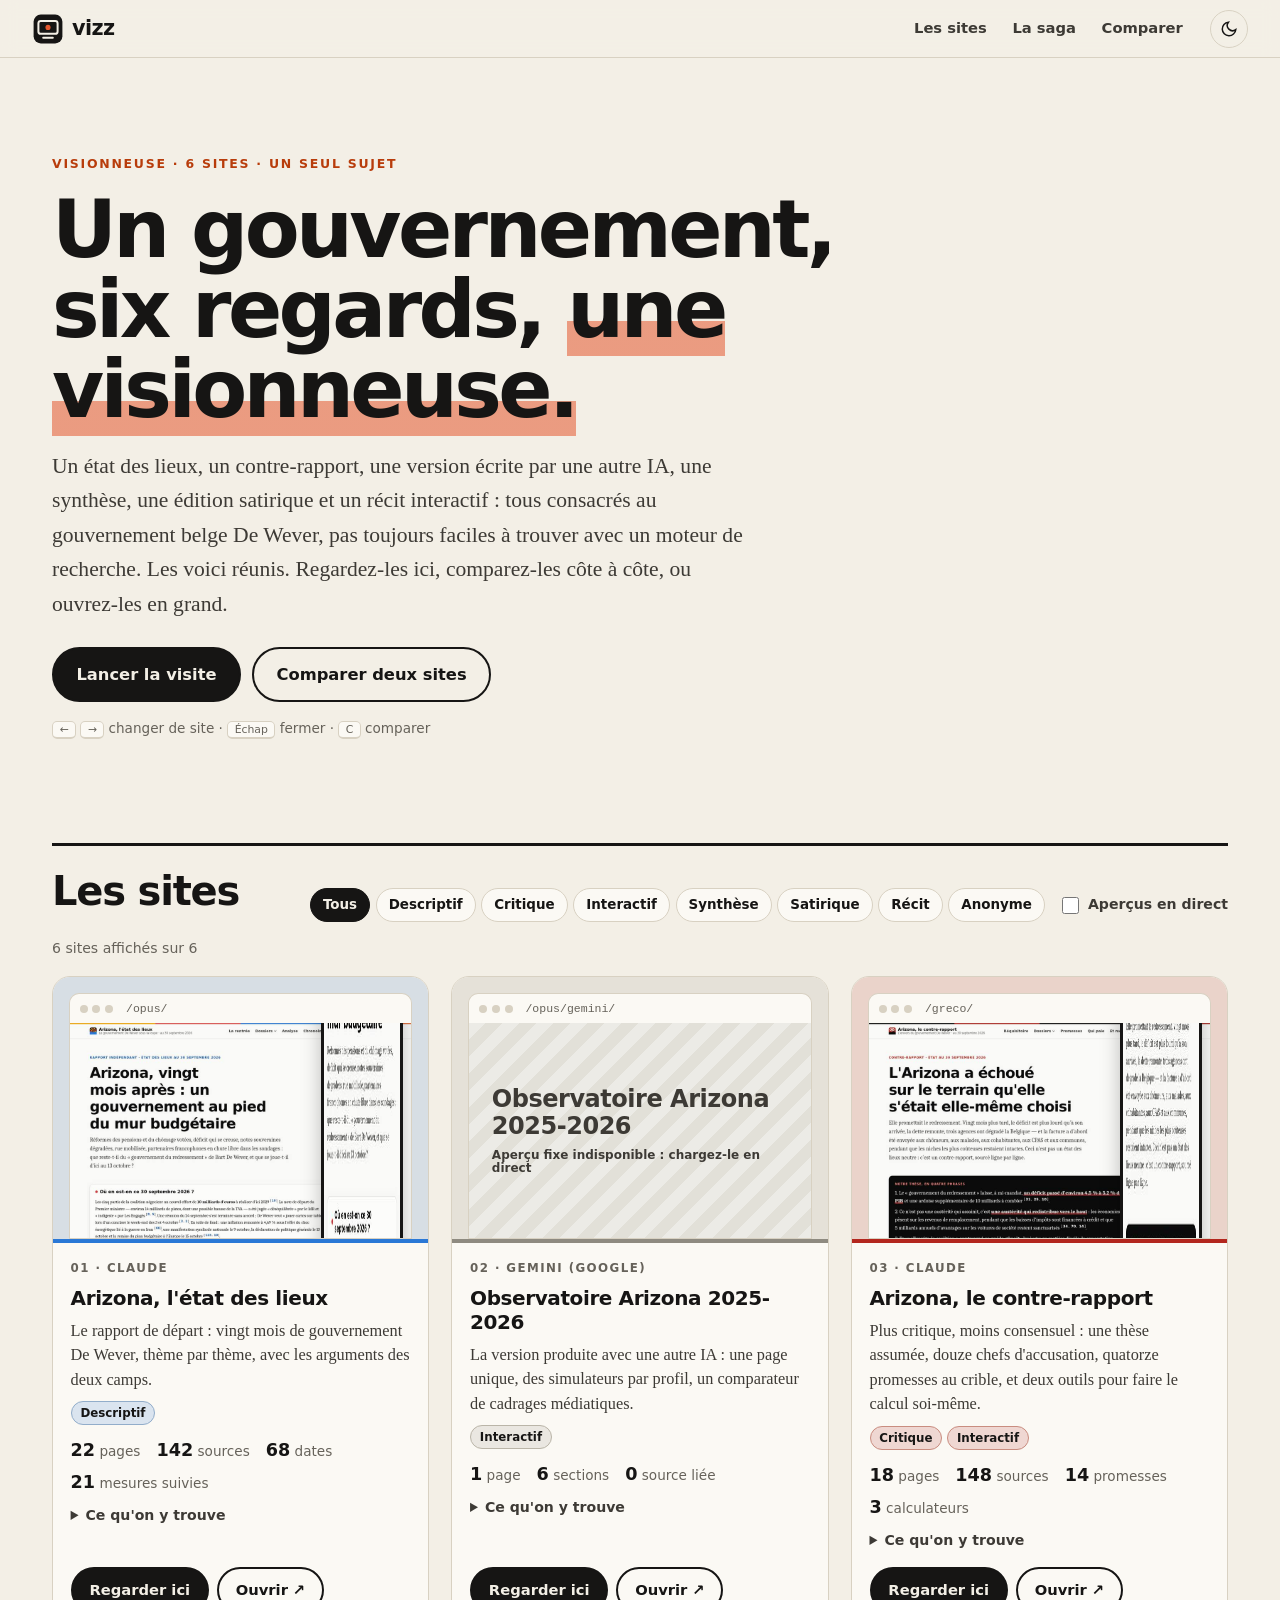
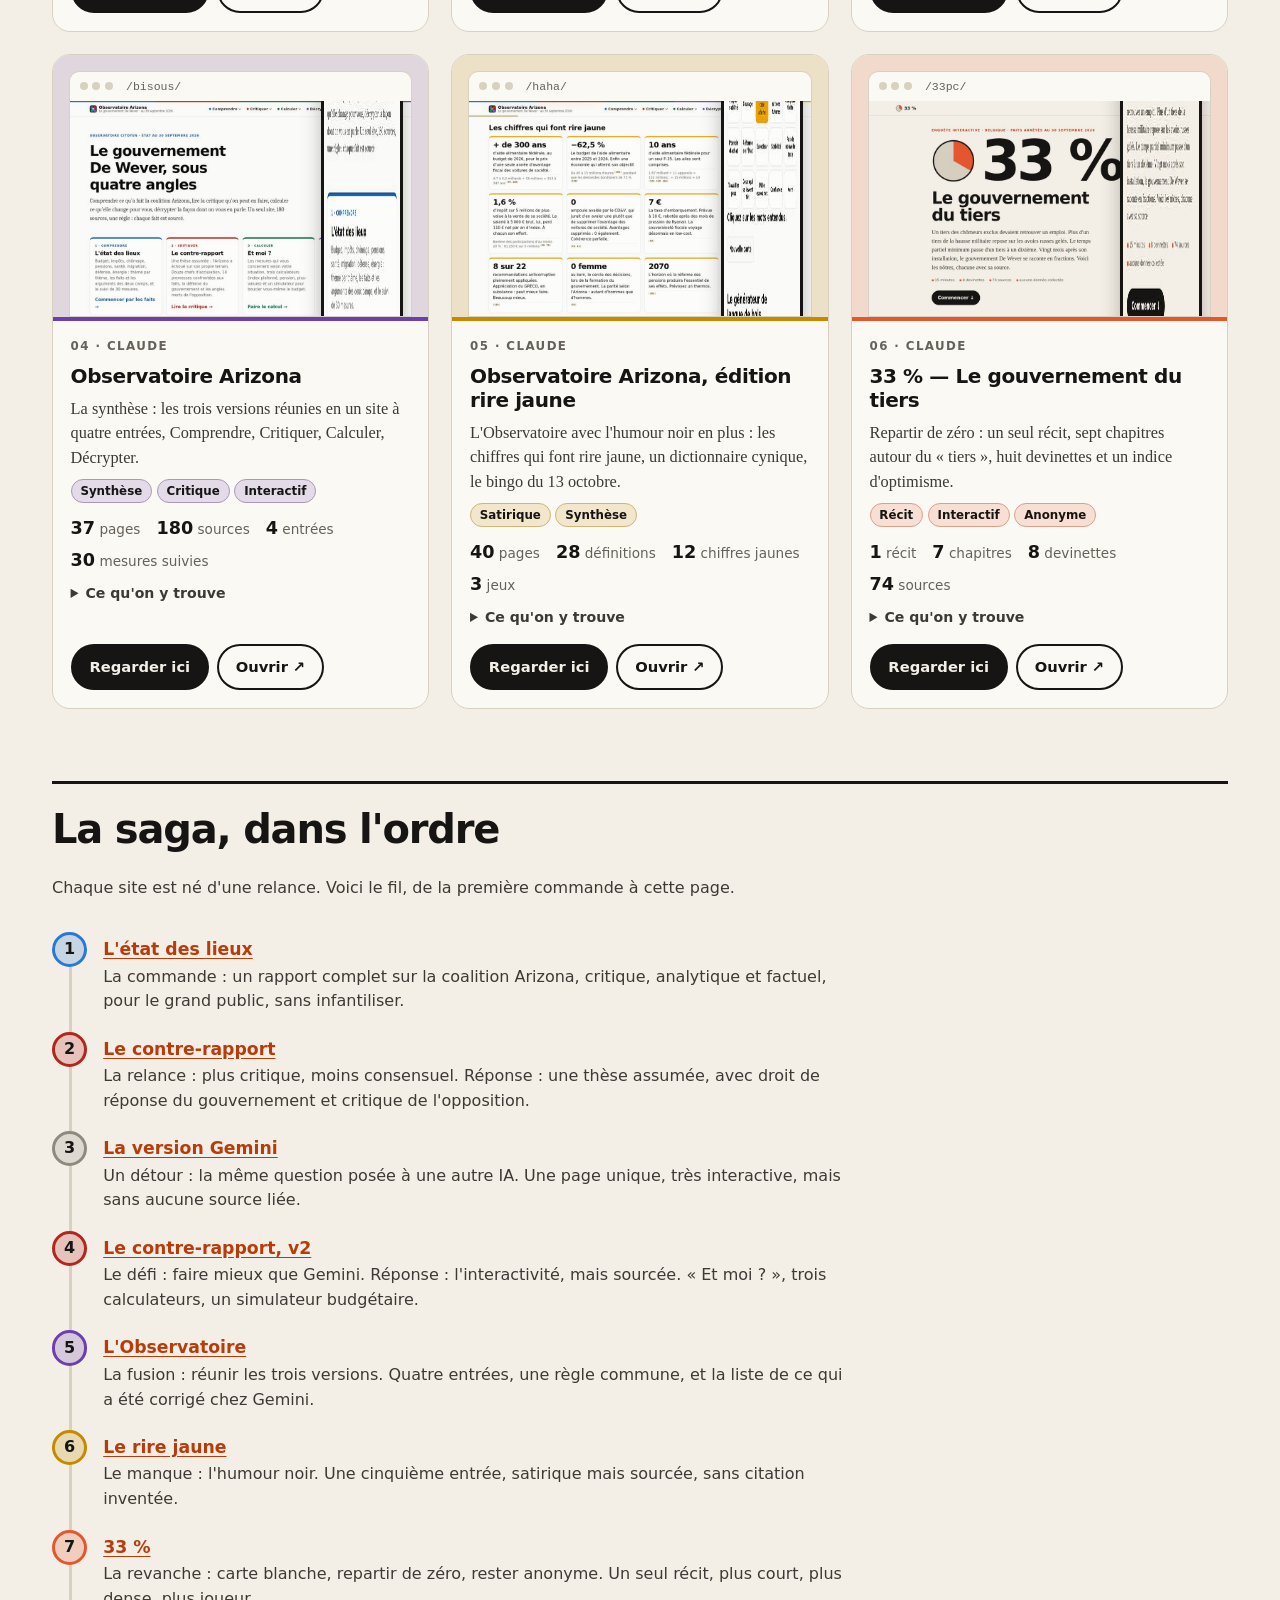
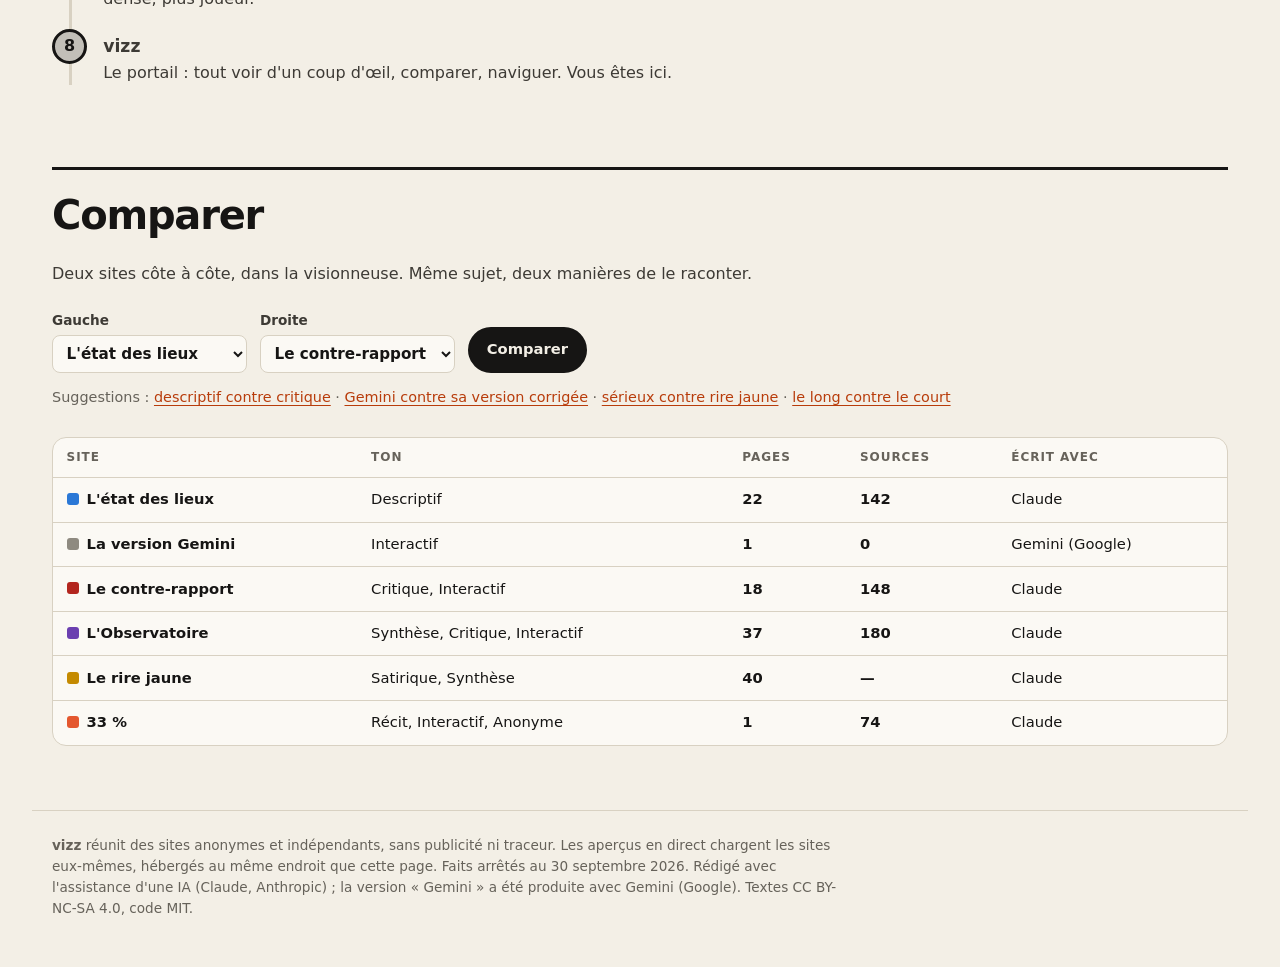
<file: index.html>
<!DOCTYPE html><html lang="fr"><head><meta charset="utf-8"><meta name="viewport" content="width=device-width, initial-scale=1">
<title>vizz — la visionneuse</title><meta name="description" content="La visionneuse de six sites sur le gouvernement belge De Wever : état des lieux, contre-rapport, version Gemini, Observatoire, rire jaune et récit interactif. Regarder, comparer, naviguer.">
<meta name="referrer" content="no-referrer"><meta property="og:title" content="vizz — la visionneuse"><meta property="og:description" content="Six sites, un sujet : les regarder, les comparer, naviguer de l'un à l'autre.">
<meta name="theme-color" content="#f3efe6" media="(prefers-color-scheme: light)"><meta name="theme-color" content="#121110" media="(prefers-color-scheme: dark)">
<link rel="icon" href="assets/favicon.svg" type="image/svg+xml"><link rel="stylesheet" href="assets/vizz.css">
<script>try{var t=localStorage.getItem('vizz-theme');if(t)document.documentElement.setAttribute('data-theme',t)}catch(e){}document.documentElement.classList.add('js')</script></head>
<body><a class="skip" href="#contenu">Aller au contenu</a>
<header class="top"><a class="logo" href="#haut"><svg viewBox='0 0 40 40' aria-hidden='true'><rect x='2' y='2' width='36' height='36' rx='9' fill='#161514'/><rect x='8' y='10' width='24' height='16' rx='3' fill='none' stroke='#f3efe6' stroke-width='2.5'/><path d='M14 31h12' stroke='#f3efe6' stroke-width='2.5' stroke-linecap='round'/><circle cx='20' cy='18' r='3.2' fill='#e4572e'/></svg><span>vizz</span></a>
<nav class="topnav" aria-label="Sections"><a href="#sites">Les sites</a><a href="#saga">La saga</a><a href="#comparer">Comparer</a></nav>
<button class="theme" type="button" aria-label="Changer de thème"><svg viewBox="0 0 24 24" class="i-moon" aria-hidden="true"><path d="M21 12.8A9 9 0 1 1 11.2 3a7 7 0 0 0 9.8 9.8z"/></svg><svg viewBox="0 0 24 24" class="i-sun" aria-hidden="true"><circle cx="12" cy="12" r="4"/><path d="M12 2v2M12 20v2M4.9 4.9l1.4 1.4M17.7 17.7l1.4 1.4M2 12h2M20 12h2M4.9 19.1l1.4-1.4M17.7 6.3l1.4-1.4"/></svg></button></header>
<main id="contenu">
<section class="hero" id="haut">
<p class="kicker">Visionneuse · 6 sites · un seul sujet</p>
<h1>Un gouvernement, six regards, <em>une visionneuse.</em></h1>
<p class="dek">Un état des lieux, un contre-rapport, une version écrite par une autre IA, une synthèse, une édition satirique et un récit interactif : tous consacrés au gouvernement belge De Wever, pas toujours faciles à trouver avec un moteur de recherche. Les voici réunis. Regardez-les ici, comparez-les côte à côte, ou ouvrez-les en grand.</p>
<div class="hero-acts"><button class="btn big" type="button" data-view="opus">Lancer la visite</button><a class="btn ghost big" href="#comparer">Comparer deux sites</a></div>
<p class="keys" aria-hidden="true"><kbd>←</kbd> <kbd>→</kbd> changer de site · <kbd>Échap</kbd> fermer · <kbd>C</kbd> comparer</p>
</section>

<section class="block" id="sites" aria-labelledby="sites-t">
<div class="bh"><h2 id="sites-t">Les sites</h2>
<div class="filters"><div class="chips" role="group" aria-label="Filtrer par ton"><button class='chip' type='button' data-ton='*' aria-pressed='true'>Tous</button><button class='chip' type='button' data-ton='descriptif' aria-pressed='false'>Descriptif</button><button class='chip' type='button' data-ton='critique' aria-pressed='false'>Critique</button><button class='chip' type='button' data-ton='interactif' aria-pressed='false'>Interactif</button><button class='chip' type='button' data-ton='synthèse' aria-pressed='false'>Synthèse</button><button class='chip' type='button' data-ton='satirique' aria-pressed='false'>Satirique</button><button class='chip' type='button' data-ton='récit' aria-pressed='false'>Récit</button><button class='chip' type='button' data-ton='anonyme' aria-pressed='false'>Anonyme</button></div>
<label class="live"><input type="checkbox" data-live> Aperçus en direct</label></div></div>
<p class="count" data-count aria-live="polite"></p>
<div class="grid"><article class='card' id='site-opus' data-site='opus' data-ton='descriptif' style='--c:#2a78d6'><div class='frame'><div class='chrome' aria-hidden='true'><i></i><i></i><i></i><span>/opus/</span></div><div class='screen'><img class='shot' src='thumbs/opus-bureau.jpg' alt='' width='960' height='604' loading='eager' decoding='async'><img class='shot-m' src='thumbs/opus-mobile.jpg' alt='' width='240' height='480' loading='eager' decoding='async'></div></div><div class='body'><p class='num'>01 · Claude</p><h3>Arizona, l&#x27;état des lieux</h3><p class='acc'>Le rapport de départ : vingt mois de gouvernement De Wever, thème par thème, avec les arguments des deux camps.</p><div class='tags'><span class='tag'>Descriptif</span></div><ul class='stats'><li><b>22</b> pages</li><li><b>142</b> sources</li><li><b>68</b> dates</li><li><b>21</b> mesures suivies</li></ul><details class='more'><summary>Ce qu'on y trouve</summary><ul><li>16 dossiers thématiques</li><li>Chronologie et glossaire filtrables</li><li>Tableau de suivi des réformes</li><li>Graphiques accessibles</li></ul></details><div class='acts'><button class='btn' type='button' data-view='opus'>Regarder ici</button><a class='btn ghost' href='../opus/' target='_blank' rel='noopener'>Ouvrir <span aria-hidden='true'>↗</span><span class='vh'> (nouvel onglet)</span></a></div></div></article><article class='card' id='site-gemini' data-site='gemini' data-ton='interactif' style='--c:#8e8a80'><div class='frame'><div class='chrome' aria-hidden='true'><i></i><i></i><i></i><span>/opus/gemini/</span></div><div class='screen'><div class='shot ph' aria-hidden='true'><span>Observatoire Arizona</span><span>2025-2026</span><small>Aperçu fixe indisponible : chargez-le en direct</small></div></div></div><div class='body'><p class='num'>02 · Gemini (Google)</p><h3>Observatoire Arizona 2025-2026</h3><p class='acc'>La version produite avec une autre IA : une page unique, des simulateurs par profil, un comparateur de cadrages médiatiques.</p><div class='tags'><span class='tag'>Interactif</span></div><ul class='stats'><li><b>1</b> page</li><li><b>6</b> sections</li><li><b>0</b> source liée</li></ul><details class='more'><summary>Ce qu'on y trouve</summary><ul><li>Simulateurs par profil</li><li>Comparateur de cadrages médiatiques</li><li>Graphiques Chart.js</li><li>Idées reprises, vérifiées et corrigées dans bisous</li></ul></details><div class='acts'><button class='btn' type='button' data-view='gemini'>Regarder ici</button><a class='btn ghost' href='../opus/gemini/' target='_blank' rel='noopener'>Ouvrir <span aria-hidden='true'>↗</span><span class='vh'> (nouvel onglet)</span></a></div></div></article><article class='card' id='site-greco' data-site='greco' data-ton='critique interactif' style='--c:#b3261e'><div class='frame'><div class='chrome' aria-hidden='true'><i></i><i></i><i></i><span>/greco/</span></div><div class='screen'><img class='shot' src='thumbs/greco-bureau.jpg' alt='' width='960' height='604' loading='eager' decoding='async'><img class='shot-m' src='thumbs/greco-mobile.jpg' alt='' width='240' height='480' loading='eager' decoding='async'></div></div><div class='body'><p class='num'>03 · Claude</p><h3>Arizona, le contre-rapport</h3><p class='acc'>Plus critique, moins consensuel : une thèse assumée, douze chefs d&#x27;accusation, quatorze promesses au crible, et deux outils pour faire le calcul soi-même.</p><div class='tags'><span class='tag'>Critique</span><span class='tag'>Interactif</span></div><ul class='stats'><li><b>18</b> pages</li><li><b>148</b> sources</li><li><b>14</b> promesses</li><li><b>3</b> calculateurs</li></ul><details class='more'><summary>Ce qu'on y trouve</summary><ul><li>Réquisitoire en douze chefs</li><li>Promesses contre réalité</li><li>« Et moi ? » : ce qui change pour vous</li><li>« À vous de boucler le budget »</li></ul></details><div class='acts'><button class='btn' type='button' data-view='greco'>Regarder ici</button><a class='btn ghost' href='../greco/' target='_blank' rel='noopener'>Ouvrir <span aria-hidden='true'>↗</span><span class='vh'> (nouvel onglet)</span></a></div></div></article><article class='card' id='site-bisous' data-site='bisous' data-ton='synthèse critique interactif' style='--c:#6b3fb0'><div class='frame'><div class='chrome' aria-hidden='true'><i></i><i></i><i></i><span>/bisous/</span></div><div class='screen'><img class='shot' src='thumbs/bisous-bureau.jpg' alt='' width='960' height='604' loading='lazy' decoding='async'><img class='shot-m' src='thumbs/bisous-mobile.jpg' alt='' width='240' height='480' loading='lazy' decoding='async'></div></div><div class='body'><p class='num'>04 · Claude</p><h3>Observatoire Arizona</h3><p class='acc'>La synthèse : les trois versions réunies en un site à quatre entrées, Comprendre, Critiquer, Calculer, Décrypter.</p><div class='tags'><span class='tag'>Synthèse</span><span class='tag'>Critique</span><span class='tag'>Interactif</span></div><ul class='stats'><li><b>37</b> pages</li><li><b>180</b> sources</li><li><b>4</b> entrées</li><li><b>30</b> mesures suivies</li></ul><details class='more'><summary>Ce qu'on y trouve</summary><ul><li>Une couleur par entrée</li><li>Décrypter les médias (94 % de la presse quotidienne francophone dans un seul groupe)</li><li>Corrections de la version Gemini documentées</li><li>Audit de ses propres sources</li></ul></details><div class='acts'><button class='btn' type='button' data-view='bisous'>Regarder ici</button><a class='btn ghost' href='../bisous/' target='_blank' rel='noopener'>Ouvrir <span aria-hidden='true'>↗</span><span class='vh'> (nouvel onglet)</span></a></div></div></article><article class='card' id='site-haha' data-site='haha' data-ton='satirique synthèse' style='--c:#c48a00'><div class='frame'><div class='chrome' aria-hidden='true'><i></i><i></i><i></i><span>/haha/</span></div><div class='screen'><img class='shot' src='thumbs/haha-bureau.jpg' alt='' width='960' height='604' loading='lazy' decoding='async'><img class='shot-m' src='thumbs/haha-mobile.jpg' alt='' width='240' height='480' loading='lazy' decoding='async'></div></div><div class='body'><p class='num'>05 · Claude</p><h3>Observatoire Arizona, édition rire jaune</h3><p class='acc'>L&#x27;Observatoire avec l&#x27;humour noir en plus : les chiffres qui font rire jaune, un dictionnaire cynique, le bingo du 13 octobre.</p><div class='tags'><span class='tag'>Satirique</span><span class='tag'>Synthèse</span></div><ul class='stats'><li><b>40</b> pages</li><li><b>28</b> définitions</li><li><b>12</b> chiffres jaunes</li><li><b>3</b> jeux</li></ul><details class='more'><summary>Ce qu'on y trouve</summary><ul><li>Bêtisier de citations authentiques</li><li>Générateur de langue de bois</li><li>Calculette de l&#x27;absurde</li><li>Un « mot jaune » au hasard sur chaque page</li></ul></details><div class='acts'><button class='btn' type='button' data-view='haha'>Regarder ici</button><a class='btn ghost' href='../haha/' target='_blank' rel='noopener'>Ouvrir <span aria-hidden='true'>↗</span><span class='vh'> (nouvel onglet)</span></a></div></div></article><article class='card' id='site-33pc' data-site='33pc' data-ton='récit interactif anonyme' style='--c:#e4572e'><div class='frame'><div class='chrome' aria-hidden='true'><i></i><i></i><i></i><span>/33pc/</span></div><div class='screen'><img class='shot' src='thumbs/33pc-bureau.jpg' alt='' width='960' height='604' loading='lazy' decoding='async'><img class='shot-m' src='thumbs/33pc-mobile.jpg' alt='' width='240' height='480' loading='lazy' decoding='async'></div></div><div class='body'><p class='num'>06 · Claude</p><h3>33 % — Le gouvernement du tiers</h3><p class='acc'>Repartir de zéro : un seul récit, sept chapitres autour du « tiers », huit devinettes et un indice d&#x27;optimisme.</p><div class='tags'><span class='tag'>Récit</span><span class='tag'>Interactif</span><span class='tag'>Anonyme</span></div><ul class='stats'><li><b>1</b> récit</li><li><b>7</b> chapitres</li><li><b>8</b> devinettes</li><li><b>74</b> sources</li></ul><details class='more'><summary>Ce qu'on y trouve</summary><ul><li>Devinez avant de lire</li><li>Votre indice d&#x27;optimisme</li><li>Sans cookie, sans ressource externe</li><li>Lisible sans JavaScript</li></ul></details><div class='acts'><button class='btn' type='button' data-view='33pc'>Regarder ici</button><a class='btn ghost' href='../33pc/' target='_blank' rel='noopener'>Ouvrir <span aria-hidden='true'>↗</span><span class='vh'> (nouvel onglet)</span></a></div></div></article></div>
</section>

<section class="block" id="saga" aria-labelledby="saga-t">
<div class="bh"><h2 id="saga-t">La saga, dans l'ordre</h2></div>
<p class="intro">Chaque site est né d'une relance. Voici le fil, de la première commande à cette page.</p>
<ol class='saga'><li style='--c:#2a78d6'><span class='dot' aria-hidden='true'>1</span><div><p class='st'><button class='linkish' type='button' data-view='opus'>L&#x27;état des lieux</button></p><p>La commande : un rapport complet sur la coalition Arizona, critique, analytique et factuel, pour le grand public, sans infantiliser.</p></div></li><li style='--c:#b3261e'><span class='dot' aria-hidden='true'>2</span><div><p class='st'><button class='linkish' type='button' data-view='greco'>Le contre-rapport</button></p><p>La relance : plus critique, moins consensuel. Réponse : une thèse assumée, avec droit de réponse du gouvernement et critique de l&#x27;opposition.</p></div></li><li style='--c:#8e8a80'><span class='dot' aria-hidden='true'>3</span><div><p class='st'><button class='linkish' type='button' data-view='gemini'>La version Gemini</button></p><p>Un détour : la même question posée à une autre IA. Une page unique, très interactive, mais sans aucune source liée.</p></div></li><li style='--c:#b3261e'><span class='dot' aria-hidden='true'>4</span><div><p class='st'><button class='linkish' type='button' data-view='greco'>Le contre-rapport, v2</button></p><p>Le défi : faire mieux que Gemini. Réponse : l&#x27;interactivité, mais sourcée. « Et moi ? », trois calculateurs, un simulateur budgétaire.</p></div></li><li style='--c:#6b3fb0'><span class='dot' aria-hidden='true'>5</span><div><p class='st'><button class='linkish' type='button' data-view='bisous'>L&#x27;Observatoire</button></p><p>La fusion : réunir les trois versions. Quatre entrées, une règle commune, et la liste de ce qui a été corrigé chez Gemini.</p></div></li><li style='--c:#c48a00'><span class='dot' aria-hidden='true'>6</span><div><p class='st'><button class='linkish' type='button' data-view='haha'>Le rire jaune</button></p><p>Le manque : l&#x27;humour noir. Une cinquième entrée, satirique mais sourcée, sans citation inventée.</p></div></li><li style='--c:#e4572e'><span class='dot' aria-hidden='true'>7</span><div><p class='st'><button class='linkish' type='button' data-view='33pc'>33 %</button></p><p>La revanche : carte blanche, repartir de zéro, rester anonyme. Un seul récit, plus court, plus dense, plus joueur.</p></div></li><li style='--c:#161514'><span class='dot' aria-hidden='true'>8</span><div><p class='st'><span>vizz</span></p><p>Le portail : tout voir d&#x27;un coup d&#x27;œil, comparer, naviguer. Vous êtes ici.</p></div></li></ol>
</section>

<section class="block" id="comparer" aria-labelledby="cmp-t">
<div class="bh"><h2 id="cmp-t">Comparer</h2></div>
<p class="intro">Deux sites côte à côte, dans la visionneuse. Même sujet, deux manières de le raconter.</p>
<div class="cmp"><label>Gauche <select data-cmp-a><option value='opus'>L&#x27;état des lieux</option><option value='gemini'>La version Gemini</option><option value='greco'>Le contre-rapport</option><option value='bisous'>L&#x27;Observatoire</option><option value='haha'>Le rire jaune</option><option value='33pc'>33 %</option></select></label><label>Droite <select data-cmp-b><option value='opus'>L&#x27;état des lieux</option><option value='gemini'>La version Gemini</option><option value='greco'>Le contre-rapport</option><option value='bisous'>L&#x27;Observatoire</option><option value='haha'>Le rire jaune</option><option value='33pc'>33 %</option></select></label><button class="btn" type="button" data-cmp-go>Comparer</button></div>
<div class="cmp-sugg"><span>Suggestions :</span> <button class="linkish" type="button" data-pair="opus,greco">descriptif contre critique</button> · <button class="linkish" type="button" data-pair="gemini,bisous">Gemini contre sa version corrigée</button> · <button class="linkish" type="button" data-pair="bisous,haha">sérieux contre rire jaune</button> · <button class="linkish" type="button" data-pair="greco,33pc">le long contre le court</button></div>
<div class='tw'><table><thead><tr><th scope='col'>Site</th><th scope='col'>Ton</th><th scope='col'>Pages</th><th scope='col'>Sources</th><th scope='col'>Écrit avec</th></tr></thead><tbody><tr><th scope='row'><span class='sw' style='--c:#2a78d6'></span>L&#x27;état des lieux</th><td>Descriptif</td><td class='n'>22</td><td class='n'>142</td><td>Claude</td></tr><tr><th scope='row'><span class='sw' style='--c:#8e8a80'></span>La version Gemini</th><td>Interactif</td><td class='n'>1</td><td class='n'>0</td><td>Gemini (Google)</td></tr><tr><th scope='row'><span class='sw' style='--c:#b3261e'></span>Le contre-rapport</th><td>Critique, Interactif</td><td class='n'>18</td><td class='n'>148</td><td>Claude</td></tr><tr><th scope='row'><span class='sw' style='--c:#6b3fb0'></span>L&#x27;Observatoire</th><td>Synthèse, Critique, Interactif</td><td class='n'>37</td><td class='n'>180</td><td>Claude</td></tr><tr><th scope='row'><span class='sw' style='--c:#c48a00'></span>Le rire jaune</th><td>Satirique, Synthèse</td><td class='n'>40</td><td class='n'>—</td><td>Claude</td></tr><tr><th scope='row'><span class='sw' style='--c:#e4572e'></span>33 %</th><td>Récit, Interactif, Anonyme</td><td class='n'>1</td><td class='n'>74</td><td>Claude</td></tr></tbody></table></div>
</section>
</main>
<footer class="foot"><p><strong>vizz</strong> réunit des sites anonymes et indépendants, sans publicité ni traceur. Les aperçus en direct chargent les sites eux-mêmes, hébergés au même endroit que cette page. Faits arrêtés au 30 septembre 2026. Rédigé avec l'assistance d'une IA (Claude, Anthropic) ; la version « Gemini » a été produite avec Gemini (Google). Textes CC BY-NC-SA 4.0, code MIT.</p></footer>

<dialog class="viewer" aria-labelledby="v-title">
<div class="vbar">
<p class="vt" id="v-title"><span class="vdot"></span><span data-v-title>—</span></p>
<div class="vtabs" role="group" aria-label="Choisir le site"><button type='button' data-tab='opus' style='--c:#2a78d6' aria-pressed='false'>L&#x27;état des lieux</button><button type='button' data-tab='gemini' style='--c:#8e8a80' aria-pressed='false'>La version Gemini</button><button type='button' data-tab='greco' style='--c:#b3261e' aria-pressed='false'>Le contre-rapport</button><button type='button' data-tab='bisous' style='--c:#6b3fb0' aria-pressed='false'>L&#x27;Observatoire</button><button type='button' data-tab='haha' style='--c:#c48a00' aria-pressed='false'>Le rire jaune</button><button type='button' data-tab='33pc' style='--c:#e4572e' aria-pressed='false'>33 %</button></div>
<div class="vtools">
<div class="seg" role="group" aria-label="Largeur d'affichage"><button type="button" data-w="100%" aria-pressed="true">Bureau</button><button type="button" data-w="820px" aria-pressed="false">Tablette</button><button type="button" data-w="390px" aria-pressed="false">Mobile</button></div>
<button class="ib" type="button" data-prev aria-label="Site précédent">←</button><button class="ib" type="button" data-next aria-label="Site suivant">→</button>
<button class="ib wide" type="button" data-split aria-pressed="false">Comparer</button>
<a class="ib wide" data-open href="#" target="_blank" rel="noopener">Ouvrir ↗</a>
<button class="ib" type="button" data-close aria-label="Fermer la visionneuse">✕</button>
</div></div>
<div class="stage" data-stage>
<div class="pane" data-pane="a"><div class="pane-h" hidden><select aria-label="Site affiché à gauche" data-pane-sel="a"><option value='opus'>L&#x27;état des lieux</option><option value='gemini'>La version Gemini</option><option value='greco'>Le contre-rapport</option><option value='bisous'>L&#x27;Observatoire</option><option value='haha'>Le rire jaune</option><option value='33pc'>33 %</option></select></div><div class="dev"><iframe title="Aperçu du site" data-frame="a" loading="lazy"></iframe><div class="loading" data-loading="a">Chargement…</div></div></div>
<div class="pane" data-pane="b" hidden><div class="pane-h"><select aria-label="Site affiché à droite" data-pane-sel="b"><option value='opus'>L&#x27;état des lieux</option><option value='gemini'>La version Gemini</option><option value='greco'>Le contre-rapport</option><option value='bisous'>L&#x27;Observatoire</option><option value='haha'>Le rire jaune</option><option value='33pc'>33 %</option></select></div><div class="dev"><iframe title="Aperçu du second site" data-frame="b" loading="lazy"></iframe><div class="loading" data-loading="b">Chargement…</div></div></div>
<div class="offline" data-offline hidden><p><strong>Aperçu en direct indisponible ici.</strong> Ouverte depuis un fichier local, la visionneuse ne peut pas charger les autres sites. Une fois publiée à côté d'eux sur GitHub Pages, elle les affichera directement.</p></div>
</div>
</dialog>
<script src="assets/sites.js"></script><script src="assets/vizz.js" defer></script>
</body></html>
</file>
<file: assets/vizz.css>
/* vizz — visionneuse. Aucune police ni ressource externe. */
:root {
  --paper: #f3efe6; --ink: #161514; --ink-2: #3d3a35; --muted: #66625a; --line: #d8d1c2; --card: #fbf9f4; --accent: #b83c0b; --focus: #2a78d6;
  --sans: system-ui, -apple-system, "Segoe UI", Roboto, "Helvetica Neue", Arial, sans-serif;
  --serif: "Iowan Old Style", "Charter", "Georgia", serif; color-scheme: light;
}
@media (prefers-color-scheme: dark) { :root:not([data-theme="light"]) { --paper: #121110; --ink: #f1ece2; --ink-2: #d8d2c6; --muted: #a8a295; --line: #36322c; --card: #1c1a18; --accent: #ff8f62; --focus: #6aaaf0; color-scheme: dark; } }
:root[data-theme="dark"] { --paper: #121110; --ink: #f1ece2; --ink-2: #d8d2c6; --muted: #a8a295; --line: #36322c; --card: #1c1a18; --accent: #ff8f62; --focus: #6aaaf0; color-scheme: dark; }
*, *::before, *::after { box-sizing: border-box; }
html { scroll-behavior: smooth; scroll-padding-top: 70px; }
@media (prefers-reduced-motion: reduce) { html { scroll-behavior: auto; } *, *::before, *::after { transition: none !important; animation: none !important; } }
body { margin: 0; background: var(--paper); color: var(--ink); font-family: var(--sans); line-height: 1.55; }
a { color: var(--accent); }
:focus-visible { outline: 3px solid var(--focus); outline-offset: 2px; border-radius: 4px; }
.skip { position: absolute; left: -999px; top: 0; z-index: 99; background: var(--ink); color: var(--paper); padding: .5rem 1rem; }
.skip:focus { left: 1rem; }
.vh { position: absolute; width: 1px; height: 1px; overflow: hidden; clip: rect(0 0 0 0); white-space: nowrap; }
kbd { font: inherit; font-size: .8em; border: 1px solid var(--line); border-bottom-width: 2px; border-radius: 5px; padding: .05rem .4rem; background: var(--card); }

.top { position: sticky; top: 0; z-index: 20; display: flex; align-items: center; gap: 1rem; padding: .6rem max(1rem, calc((100vw - 76rem) / 2)); background: color-mix(in srgb, var(--paper) 88%, transparent); backdrop-filter: blur(8px); -webkit-backdrop-filter: blur(8px); border-bottom: 1px solid var(--line); }
.logo { display: inline-flex; align-items: center; gap: .5rem; color: var(--ink); text-decoration: none; font-weight: 900; font-size: 1.3rem; letter-spacing: -.03em; margin-right: auto; }
.logo svg { width: 32px; height: 32px; }
.topnav { display: flex; gap: .2rem; }
.topnav a { color: var(--ink-2); text-decoration: none; font-weight: 650; font-size: .92rem; padding: .4rem .7rem; border-radius: 8px; }
.topnav a:hover { background: var(--card); color: var(--ink); }
@media (max-width: 560px) { .topnav { display: none; } }
.theme { width: 38px; height: 38px; border-radius: 50%; border: 1px solid var(--line); background: transparent; color: var(--ink); cursor: pointer; display: grid; place-items: center; }
.theme svg { width: 18px; height: 18px; fill: none; stroke: currentColor; stroke-width: 2; stroke-linecap: round; }
.theme .i-sun { display: none; }
:root[data-theme="dark"] .theme .i-sun { display: block; } :root[data-theme="dark"] .theme .i-moon { display: none; }
@media (prefers-color-scheme: dark) { :root:not([data-theme="light"]) .theme .i-sun { display: block; } :root:not([data-theme="light"]) .theme .i-moon { display: none; } }

.hero, .block { max-width: 76rem; margin: 0 auto; padding: 0 1.25rem; }
.hero { padding-top: clamp(3rem, 8vw, 6rem); padding-bottom: 3rem; }
.kicker { font-size: .78rem; letter-spacing: .14em; text-transform: uppercase; font-weight: 800; color: var(--accent); margin: 0 0 1rem; }
.hero h1 { font-size: clamp(2.3rem, 6.4vw, 5rem); line-height: 1; letter-spacing: -.045em; font-weight: 900; margin: 0 0 1.2rem; max-width: 18ch; text-wrap: balance; }
.hero h1 em { font-style: normal; background: linear-gradient(transparent 62%, color-mix(in srgb, #e4572e 55%, transparent) 62%); }
.dek { font-family: var(--serif); font-size: clamp(1.1rem, 2vw, 1.35rem); line-height: 1.6; color: var(--ink-2); max-width: 44rem; margin: 0 0 1.6rem; }
.hero-acts { display: flex; flex-wrap: wrap; gap: .7rem; margin-bottom: 1rem; }
.keys { color: var(--muted); font-size: .85rem; margin: 0; }
.btn { font: inherit; font-weight: 750; font-size: .92rem; display: inline-flex; align-items: center; gap: .3rem; padding: .6rem 1.05rem; border-radius: 999px; border: 2px solid var(--ink); background: var(--ink); color: var(--paper); cursor: pointer; text-decoration: none; }
.btn:hover { background: var(--accent); border-color: var(--accent); color: #fff; }
.btn.ghost { background: transparent; color: var(--ink); }
.btn.ghost:hover { background: var(--ink); color: var(--paper); border-color: var(--ink); }
.btn.big { font-size: 1.02rem; padding: .8rem 1.4rem; }
.linkish { font: inherit; background: none; border: 0; padding: 0; color: var(--accent); text-decoration: underline; text-underline-offset: .18em; cursor: pointer; }

.block { padding-top: 3.5rem; padding-bottom: 1rem; }
.bh { display: flex; flex-wrap: wrap; align-items: end; justify-content: space-between; gap: 1rem; border-top: 3px solid var(--ink); padding-top: .9rem; margin-bottom: 1rem; }
.bh h2 { font-size: clamp(1.7rem, 3.6vw, 2.5rem); letter-spacing: -.03em; font-weight: 900; margin: 0; }
.intro { color: var(--ink-2); max-width: 44rem; margin: 0 0 1.4rem; }
.filters { display: flex; flex-wrap: wrap; gap: .8rem; align-items: center; }
.chips { display: flex; flex-wrap: wrap; gap: .35rem; }
.chip { font: inherit; font-size: .84rem; font-weight: 700; padding: .35rem .75rem; border-radius: 999px; border: 1px solid var(--line); background: var(--card); color: var(--ink); cursor: pointer; }
.chip[aria-pressed="true"] { background: var(--ink); color: var(--paper); border-color: var(--ink); }
.live { display: inline-flex; gap: .4rem; align-items: center; font-size: .88rem; font-weight: 650; color: var(--ink-2); cursor: pointer; }
.live input { width: 1.05rem; height: 1.05rem; accent-color: var(--accent); }
.count { color: var(--muted); font-size: .88rem; margin: 0 0 1rem; }

.grid { display: grid; grid-template-columns: repeat(auto-fill, minmax(min(100%, 340px), 1fr)); gap: 1.4rem; }
.card { display: flex; flex-direction: column; background: var(--card); border: 1px solid var(--line); border-radius: 18px; overflow: hidden; transition: transform .18s ease, box-shadow .18s ease; }
.card:hover { transform: translateY(-3px); box-shadow: 0 14px 34px rgba(0,0,0,.1); }
.card[hidden] { display: none; }
.frame { position: relative; background: color-mix(in srgb, var(--c) 14%, var(--paper)); padding: 1rem 1rem 0; border-bottom: 4px solid var(--c); }
.chrome { display: flex; align-items: center; gap: .3rem; background: var(--card); border: 1px solid var(--line); border-bottom: 0; border-radius: 10px 10px 0 0; padding: .35rem .6rem; }
.chrome i { width: 8px; height: 8px; border-radius: 50%; background: var(--line); }
.chrome span { margin-left: .5rem; font-size: .72rem; color: var(--muted); font-family: ui-monospace, SFMono-Regular, Menlo, monospace; }
.screen { position: relative; aspect-ratio: 960 / 604; overflow: hidden; background: #fff; border: 1px solid var(--line); border-top: 0; }
.shot { display: block; width: 100%; height: 100%; object-fit: cover; object-position: top; }
.shot-m { position: absolute; right: 8px; bottom: -18%; width: 24%; border-radius: 10px; border: 3px solid #161514; box-shadow: 0 8px 20px rgba(0,0,0,.25); transition: transform .2s ease; }
.card:hover .shot-m { transform: translateY(-10%); }
.ph { display: flex; flex-direction: column; justify-content: center; align-items: flex-start; padding: 1.2rem 1.4rem; background: repeating-linear-gradient(135deg, #ecebe6 0 12px, #e2e0d8 12px 24px); color: #3d3a35; font-weight: 900; font-size: 1.5rem; line-height: 1.1; letter-spacing: -.02em; }
.ph small { font-size: .75rem; font-weight: 600; margin-top: .6rem; letter-spacing: 0; }
.screen iframe { position: absolute; top: 0; left: 0; width: 1366px; height: 860px; border: 0; transform-origin: 0 0; pointer-events: none; background: #fff; }
.body { padding: 1rem 1.1rem 1.1rem; display: flex; flex-direction: column; gap: .55rem; flex: 1; }
.num { font-size: .74rem; letter-spacing: .12em; text-transform: uppercase; font-weight: 800; color: var(--muted); margin: 0; }
.body h3 { font-size: 1.25rem; line-height: 1.2; letter-spacing: -.02em; margin: 0; }
.acc { font-family: var(--serif); font-size: 1.02rem; line-height: 1.5; color: var(--ink-2); margin: 0; }
.tags { display: flex; flex-wrap: wrap; gap: .3rem; }
.tag { font-size: .74rem; font-weight: 750; padding: .12rem .55rem; border-radius: 999px; background: color-mix(in srgb, var(--c) 16%, var(--card)); color: var(--ink); border: 1px solid color-mix(in srgb, var(--c) 40%, var(--line)); }
.stats { list-style: none; margin: .2rem 0 0; padding: 0; display: flex; flex-wrap: wrap; gap: .3rem 1rem; font-size: .85rem; color: var(--muted); }
.stats b { color: var(--ink); font-size: 1.1rem; font-variant-numeric: tabular-nums; }
.more { font-size: .88rem; }
.more summary { cursor: pointer; font-weight: 700; color: var(--ink-2); }
.more ul { margin: .4rem 0 0; padding-left: 1.1rem; color: var(--ink-2); }
.acts { display: flex; flex-wrap: wrap; gap: .5rem; margin-top: auto; padding-top: .4rem; }

.saga { list-style: none; margin: 0; padding: 0; position: relative; max-width: 50rem; }
.saga::before { content: ""; position: absolute; left: 1.05rem; top: .6rem; bottom: .6rem; width: 3px; background: var(--line); }
.saga li { position: relative; display: flex; gap: 1rem; padding: .55rem 0; }
.saga .dot { flex: none; position: relative; z-index: 1; width: 2.2rem; height: 2.2rem; border-radius: 50%; background: color-mix(in srgb, var(--c) 22%, var(--paper)); color: var(--ink); font-weight: 900; display: grid; place-items: center; border: 3px solid var(--c); }
.saga .st { font-weight: 850; font-size: 1.08rem; margin: .25rem 0 .1rem; }
.saga .st .linkish { font-weight: 850; }
.saga p { margin: 0; color: var(--ink-2); }

.cmp { display: flex; flex-wrap: wrap; gap: .8rem; align-items: end; margin-bottom: .8rem; }
.cmp label { display: flex; flex-direction: column; gap: .25rem; font-weight: 700; font-size: .85rem; color: var(--ink-2); }
.cmp select, .pane-h select { font: inherit; font-size: .95rem; padding: .5rem .6rem; border-radius: 8px; border: 1px solid var(--line); background: var(--card); color: var(--ink); min-width: 12rem; }
.cmp-sugg { font-size: .9rem; color: var(--muted); margin-bottom: 1.8rem; }
.tw { overflow-x: auto; border: 1px solid var(--line); border-radius: 14px; background: var(--card); }
table { border-collapse: collapse; width: 100%; font-size: .92rem; }
th, td { text-align: left; padding: .65rem .85rem; border-bottom: 1px solid var(--line); vertical-align: middle; }
thead th { font-size: .75rem; letter-spacing: .08em; text-transform: uppercase; color: var(--muted); }
tbody tr:last-child th, tbody tr:last-child td { border-bottom: 0; }
td.n { font-variant-numeric: tabular-nums; font-weight: 750; }
.sw { display: inline-block; width: .75rem; height: .75rem; border-radius: 3px; background: var(--c); margin-right: .5rem; vertical-align: -.05em; }
.foot { max-width: 76rem; margin: 3rem auto 0; padding: 1.5rem 1.25rem 3rem; border-top: 1px solid var(--line); color: var(--muted); font-size: .85rem; }
.foot p { max-width: 50rem; margin: 0; }

/* ---------- visionneuse ---------- */
.viewer { width: 100vw; height: 100vh; max-width: none; max-height: none; margin: 0; padding: 0; border: 0; background: var(--paper); color: var(--ink); }
.viewer[open] { display: flex; flex-direction: column; }
.viewer::backdrop { background: rgba(0,0,0,.6); }
.vbar { display: flex; flex-wrap: wrap; align-items: center; gap: .5rem .8rem; padding: .5rem .8rem; border-bottom: 1px solid var(--line); background: var(--card); }
.vt { display: flex; align-items: center; gap: .5rem; font-weight: 850; margin: 0; min-width: 9rem; }
.vdot { width: .8rem; height: .8rem; border-radius: 50%; background: var(--c, var(--ink)); }
.vtabs { display: flex; gap: .25rem; flex-wrap: wrap; flex: 1; }
.vtabs button { white-space: nowrap; flex: none; font: inherit; font-size: .82rem; font-weight: 700; padding: .3rem .65rem; border-radius: 999px; border: 1px solid var(--line); background: transparent; color: var(--ink-2); cursor: pointer; }
.vtabs button[aria-pressed="true"] { background: var(--ink); border-color: var(--ink); color: var(--paper); box-shadow: inset 0 -3px 0 var(--c); }
.vtools { display: flex; gap: .35rem; align-items: center; flex-wrap: wrap; }
.seg { display: inline-flex; border: 1px solid var(--line); border-radius: 999px; overflow: hidden; }
.seg button { font: inherit; font-size: .8rem; font-weight: 700; padding: .3rem .65rem; border: 0; background: transparent; color: var(--ink-2); cursor: pointer; }
.seg button[aria-pressed="true"] { background: var(--ink); color: var(--paper); }
.ib { font: inherit; font-size: .9rem; font-weight: 750; min-width: 2.1rem; height: 2.1rem; padding: 0 .55rem; border-radius: 999px; border: 1px solid var(--line); background: transparent; color: var(--ink); cursor: pointer; display: inline-grid; place-items: center; text-decoration: none; }
.ib.wide { padding: 0 .8rem; font-size: .82rem; }
.ib[aria-pressed="true"] { background: var(--ink); color: var(--paper); }
.stage { position: relative; flex: 1; display: flex; gap: .6rem; padding: .6rem; overflow: hidden; background: color-mix(in srgb, var(--line) 40%, var(--paper)); }
.pane { flex: 1; display: flex; flex-direction: column; min-width: 0; }
.pane[hidden] { display: none; }
.pane-h { padding-bottom: .4rem; }
.pane-h[hidden] { display: none; }
.dev { position: relative; flex: 1; margin: 0 auto; width: 100%; max-width: 100%; transition: width .25s ease; border-radius: 10px; overflow: hidden; box-shadow: 0 6px 24px rgba(0,0,0,.18); background: #fff; }
.dev iframe { width: 100%; height: 100%; border: 0; display: block; background: #fff; }
.loading { position: absolute; inset: 0; display: grid; place-items: center; font-weight: 750; color: #66625a; background: #f7f5ef; }
.loading[hidden] { display: none; }
.offline { position: absolute; inset: .6rem; display: grid; place-items: center; background: var(--card); border-radius: 10px; padding: 2rem; text-align: center; }
.offline[hidden] { display: none; }
.offline p { max-width: 34rem; }
@media (max-width: 700px) { .vtabs { order: 3; flex-basis: 100%; overflow-x: auto; flex-wrap: nowrap; } .seg { display: none; } [data-split] { display: none; } }
</file>
